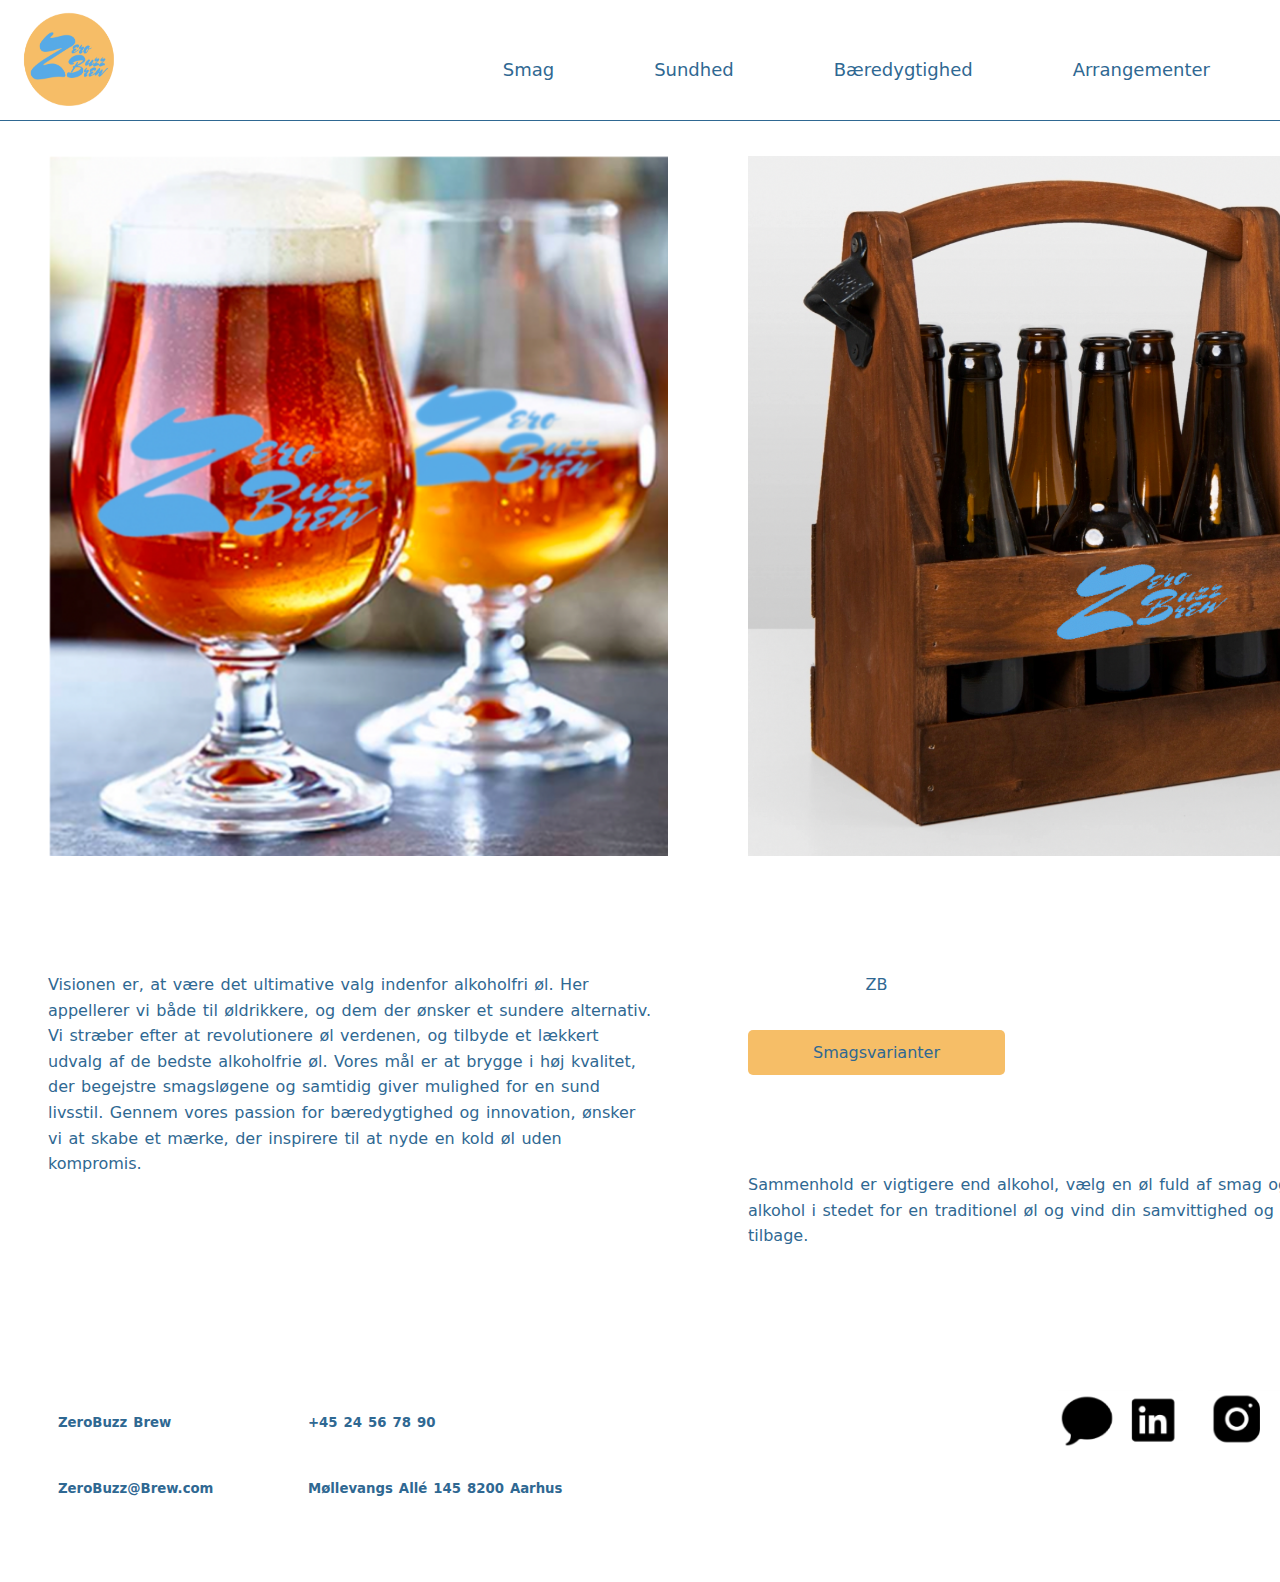
<file: index.html>
<!DOCTYPE html>
<html lang="da">
<head>
    <meta charset="UTF-8">
    <meta name="viewport" content="width=device-width, initial-scale=1.0">
    <title>ZeroBuzz Brew</title>
    <link rel="stylesheet" href="css/style.css">
</head>
<body>

<!-- Her er min navbar, hvor jeg har brugt semantiske tags for at lave den -->
    <header>
        <nav>
            <a href="index.html"><img class="logo" src="img/logo.png" alt="logo til ZeroBuzz Brew"></a>
        <ul>
            <li class="hideOnMobile"> <a href="smag.html">Smag </a>
                <ul class="submenu">
                    <li><a href="smag.html">Varianter</a></li>
                    <li><a href="#">Hvor kan de købes</a></li>
                    <li><a href="#">Opskrifter</a></li>
                </ul>
           </li>
            <li class="hideOnMobile"> <a href="sundhed.html">Sundhed</a>
                <ul class="submenu">
                    <li><a href="sundhed.html">Ingredienser</a></li>
                    <li><a href="#">Kcal</a></li>
                    <li><a href="#">Vitaminer</a></li>
                    <li><a href="#">Hydreringsegenskaber</a></li>
                    <li><a href="#">Dagen derpå</a></li>
                </ul>
            </li>
            <li class="hideOnMobile"> <a href="baeredygtighed.html">Bæredygtighed</a>
                <ul class="submenu">
                    <li><a href="#">Ansvarlighed</a></li>
                    <li><a href="#">Lokalt</a></li>
                    <li><a href="baeredygtighed.html">Produktion</a></li>
                    <li><a href="#">Emballage</a></li>
                </ul>
            </li>
            <li class="hideOnMobile"> <a href="#">Arrangementer</a>
                <ul class="submenu">
                    <li><a href="#">Events</a></li>
                    <li><a href="#">Sociale medier</a></li>
                    <li><a href="#">B2B</a></li>
                    <li><a href="#">Kontakt</a></li>
                </ul>
            </li>
           <li class="menu-button" onclick=showSidebar()><img src="img/burger.svg" height="35" width="35" alt="burgermenu navbar"></li>
        </ul>
    </nav>
    


<!-- Her er navbar til mobil -->
    <ul class="sidebar">
        <li onclick=hideSidebar()><img src="img/cross.svg" height="35" width="35" alt="luk burgermenu"></li>
        <li> <a href="#">Smag </a>
            <ul class="submenu">
                <li><a href="smag.html">Varianter</a></li>
                <li><a href="#">Hvor kan de købes</a></li>
                <li><a href="#">Opskrifter</a></li>
            </ul>
       </li>
        <li> <a href="#">Sundhed</a>
            <ul class="submenu">
                <li><a href="sundhed.html">Ingredienser</a></li>
                <li><a href="#">Kcal</a></li>
                <li><a href="#">Vitaminer</a></li>
                <li><a href="#">Hydreringsegenskaber</a></li>
                <li><a href="#">Dagen derpå</a></li>
            </ul>
        </li>
        <li> <a href="#">Bæredygtighed</a>
            <ul class="submenu">
                <li><a href="#">Ansvarlighed</a></li>
                <li><a href="#">Lokalt</a></li>
                <li><a href="baeredygtighed.html">Produktion</a></li>
                <li><a href="#">Emballage</a></li>
            </ul>
        </li>
        <li> <a href="#">Arrangementer</a>
            <ul class="submenu">
                <li><a href="#">Events</a></li>
                <li><a href="#">Sociale medier</a></li>
                <li><a href="#">B2B</a></li>
                <li><a href="#">Kontakt</a></li>
            </ul>
        </li>
    </ul>
    </header>


    <!-- Her er forsiden, med billedet først -->

    <section class="container-forside">
        <article class="item item-1-forside">
            <figure class="content-forside">
           <img class="img-kasse" src="img/glas-logo.png" alt="ølglas med logo">
            </figure>
        </article>
        <!-- Brødtekst -->
        <article class="item item-2-forside">
            <figure class="content-forside">
           <p>Visionen er, at være det ultimative valg indenfor alkoholfri øl. Her appellerer vi både til øldrikkere, og dem der ønsker et sundere alternativ. Vi stræber efter at revolutionere øl verdenen, og tilbyde et lækkert udvalg af de bedste alkoholfrie øl. Vores mål er at brygge i høj kvalitet, der begejstre smagsløgene og samtidig giver mulighed for en sund livsstil. Gennem vores passion for bæredygtighed og innovation, ønsker vi at skabe et mærke, der inspirere til at nyde en kold øl uden kompromis.</p>
            </figure>
        </article>
        <!-- Billede sat ind -->
        <article class="item item-3-forside">
            <figure class="content-forside">
           <img class="img-kasse" src="img/kasse-logo.png" alt="kasse med logo">
            </figure>
        </article>
        <!-- knap + ZB -->
        <article class="item item-4-forside">
            <figure class="content-forside">
           <p>ZB</p>
           <a href="smag.html"><p class="orange-button-forside">Smagsvarianter</p></a>
            </figure>
        </article>
        <!-- Kort tekst -->
        <article class="item item-5-forside">
            <figure class="content-forside">
           <p>Sammenhold er vigtigere end alkohol, vælg en øl fuld af smag og fri fra alkohol i stedet for en traditionel øl og vind din samvittighed og søndag tilbage.</p>
            </figure>
        </article>
    </section>


    <!-- Her er footer -->
    <footer>
        <section class="container-footer">
            <article class="item-footer item-1-footer">
                <h5>ZeroBuzz Brew</h5>
                <h5>ZeroBuzz@Brew.com</h5>
            </article>

            <article class="item-footer item-2-footer">
                <h5>+45 24 56 78 90</h5>
                <h5>Møllevangs Allé 145 8200 Aarhus</h5>
            </article>

            <article class="item-footer item-3-footer">
            <img src="img/icons-first.png" height="60" alt="ikoner til medier">
            </article>

            <article class="item-footer item-4-footer">
                <img src="img/icons-second.png" height="60" alt="ikoner til medier">
                </article>
        </section>
    </footer>

    <script>
        function showSidebar(){
            const sidebar = document.querySelector('.sidebar')
            sidebar.style.display = 'flex'
        }
        function hideSidebar(){
            const sidebar = document.querySelector('.sidebar')
            sidebar.style.display = 'none'
        }

    </script>

</body>
</html>
</file>
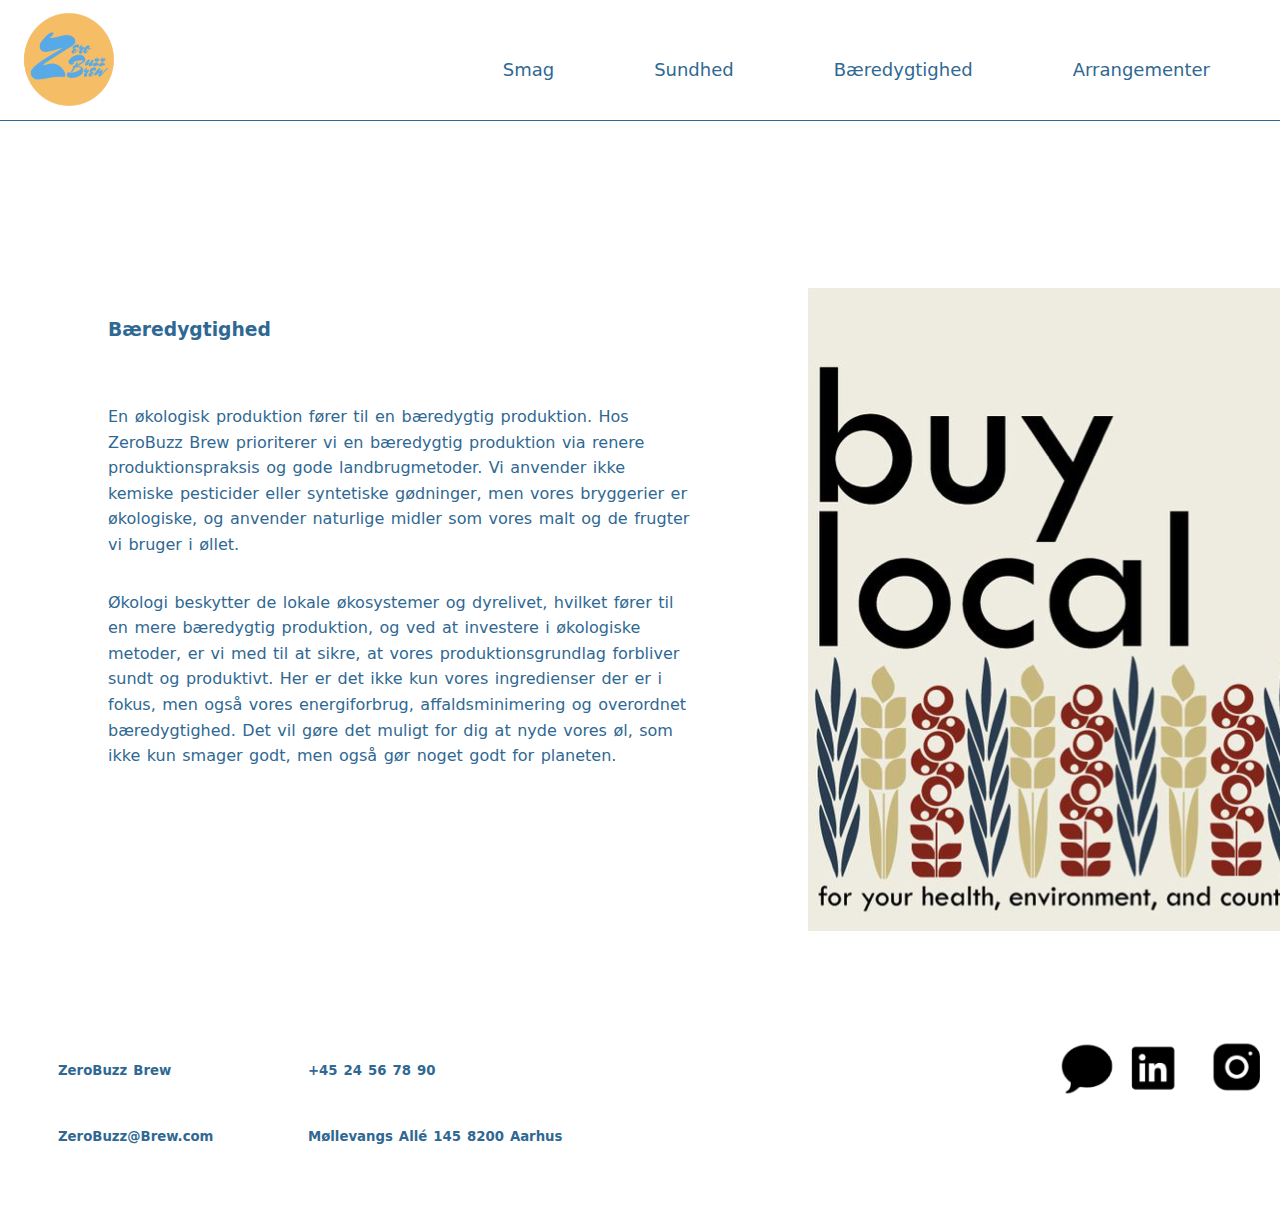
<file: baeredygtighed.html>
<!DOCTYPE html>
<html lang="da">
<head>
    <meta charset="UTF-8">
    <meta name="viewport" content="width=device-width, initial-scale=1.0">
    <title>Baeredygtighed</title>
    <link rel="stylesheet" href="css/style.css">
    <link rel="stylesheet" href="css/baeredygtighed.css">
</head>
<body>

    <!-- Her er min navbar, hvor jeg har brugt semantiske tags for at lave den -->
    <header>
        <nav>
            <a href="index.html"><img class="logo" src="img/logo.png" alt=""></a>
        <ul>
            <li class="hideOnMobile"> <a href="smag.html">Smag </a>
                <ul class="submenu">
                    <li><a href="smag.html">Varianter</a></li>
                    <li><a href="#">Hvor kan de købes</a></li>
                    <li><a href="#">Opskrifter</a></li>
                </ul>
           </li>
            <li class="hideOnMobile"> <a href="sundhed.html">Sundhed</a>
                <ul class="submenu">
                    <li><a href="sundhed.html">Ingredienser</a></li>
                    <li><a href="#">Kcal</a></li>
                    <li><a href="#">Vitaminer</a></li>
                    <li><a href="#">Hydreringsegenskaber</a></li>
                    <li><a href="#">Dagen derpå</a></li>
                </ul>
            </li>
            <li class="hideOnMobile"> <a href="baeredygtighed.html">Bæredygtighed</a>
                <ul class="submenu">
                    <li><a href="#">Ansvarlighed</a></li>
                    <li><a href="#">Lokalt</a></li>
                    <li><a href="baeredygtighed.html">Produktion</a></li>
                    <li><a href="#">Emballage</a></li>
                </ul>
            </li>
            <li class="hideOnMobile"> <a href="#">Arrangementer</a>
                <ul class="submenu">
                    <li><a href="#">Events</a></li>
                    <li><a href="#">Sociale medier</a></li>
                    <li><a href="#">B2B</a></li>
                    <li><a href="#">Kontakt</a></li>
                </ul>
            </li>
           <li class="menu-button" onclick=showSidebar()><img src="img/burger.svg" height="35" width="35" alt="burgermenu navbar"></li>
        </ul>
    </nav>
    


<!-- Her er navbar til mobil -->
    <ul class="sidebar">
        <li onclick=hideSidebar()><img src="img/cross.svg" height="35" width="35" alt="luk burgermenu"></li>
        <li> <a href="#">Smag </a>
            <ul class="submenu">
                <li><a href="smag.html">Varianter</a></li>
                <li><a href="#">Hvor kan de købes</a></li>
                <li><a href="#">Opskrifter</a></li>
            </ul>
       </li>
        <li> <a href="#">Sundhed</a>
            <ul class="submenu">
                <li><a href="sundhed.html">Ingredienser</a></li>
                <li><a href="#">Kcal</a></li>
                <li><a href="#">Vitaminer</a></li>
                <li><a href="#">Hydreringsegenskaber</a></li>
                <li><a href="#">Dagen derpå</a></li>
            </ul>
        </li>
        <li> <a href="#">Bæredygtighed</a>
            <ul class="submenu">
                <li><a href="#">Ansvarlighed</a></li>
                <li><a href="#">Lokalt</a></li>
                <li><a href="baeredygtighed.html">Produktion</a></li>
                <li><a href="#">Emballage</a></li>
            </ul>
        </li>
        <li> <a href="#">Arrangementer</a>
            <ul class="submenu">
                <li><a href="#">Events</a></li>
                <li><a href="#">Sociale medier</a></li>
                <li><a href="#">B2B</a></li>
                <li><a href="#">Kontakt</a></li>
            </ul>
        </li>
    </ul>
    </header>


<!-- Jeg sætter elementerne ind i sectioner og giver dem en class, for at kunne flytte rundt på dem med display grid -->
<!-- Her er overskriften -->
<section class="container">
    <article class="item item-1">
        <h3>Bæredygtighed</h3>
    </article>

    <!-- Her er brødteksten -->
    <article class="item item-2">
        <p>En økologisk produktion fører til en bæredygtig produktion. Hos ZeroBuzz Brew prioriterer vi en bæredygtig produktion via renere produktionspraksis og gode landbrugmetoder. Vi anvender ikke kemiske pesticider eller syntetiske gødninger, men vores bryggerier er økologiske, og anvender naturlige midler som vores malt og de frugter vi bruger i øllet.</p>
        <p>Økologi beskytter de lokale økosystemer og dyrelivet, hvilket fører til en mere bæredygtig produktion, og ved at investere i økologiske metoder, er vi med til at sikre, at vores produktionsgrundlag forbliver sundt og produktivt. Her er det ikke kun vores ingredienser der er i fokus, men også vores energiforbrug, affaldsminimering og overordnet bæredygtighed. Det vil gøre det muligt for dig at nyde vores øl, som ikke kun smager godt, men også gør noget godt for planeten.</p>
    </article>

    <!-- Her er billedet -->
    <article class="item item-3">
        <img src="img/buy-local.png" alt="Bæredygtighed">
    </article>
</section>

<!-- Her er footer -->
<footer>
    <section class="container-footer">
        <article class="item-footer item-1-footer">
            <h5>ZeroBuzz Brew</h5>
            <h5>ZeroBuzz@Brew.com</h5>
        </article>

        <article class="item-footer item-2-footer">
            <h5>+45 24 56 78 90</h5>
            <h5>Møllevangs Allé 145 8200 Aarhus</h5>
        </article>

        <article class="item-footer item-3-footer">
        <img src="img/icons-first.png" height="60" alt="ikoner til medier">
        </article>

        <article class="item-footer item-4-footer">
            <img src="img/icons-second.png" height="60" alt="ikoner til medier">
            </article>
    </section>
</footer>

<script>
    function showSidebar(){
        const sidebar = document.querySelector('.sidebar')
        sidebar.style.display = 'flex'
    }
    function hideSidebar(){
        const sidebar = document.querySelector('.sidebar')
        sidebar.style.display = 'none'
    }

</script>

</body>
</html>
</file>
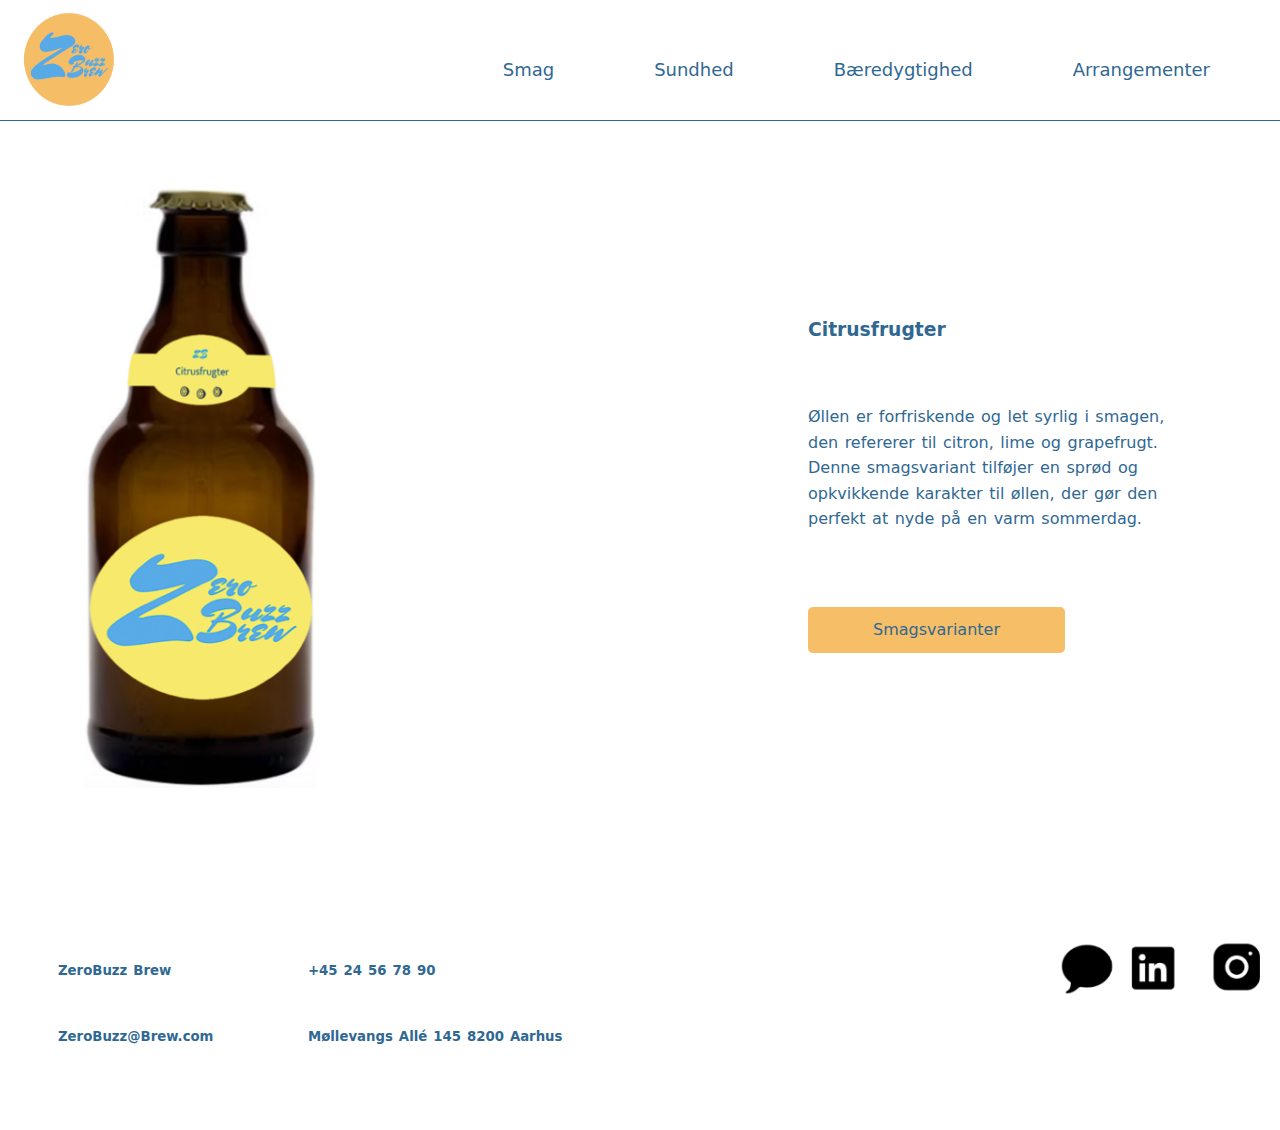
<file: citrusfrugter.html>
<!DOCTYPE html>
<html lang="da">
<head>
    <meta charset="UTF-8">
    <meta name="viewport" content="width=device-width, initial-scale=1.0">
    <title>Smagsvariant citrusfrugter</title>
    <link rel="stylesheet" href="css/style.css">
    <link rel="stylesheet" href="css/varianter.css">
</head>
<body>

    
<!-- Her er min navbar, hvor jeg har brugt semantiske tags for at lave den -->
<header>
    <nav>
        <a href="index.html"><img class="logo" src="img/logo.png" alt=""></a>
    <ul>
        <li class="hideOnMobile"> <a href="smag.html">Smag </a>
            <ul class="submenu">
                <li><a href="smag.html">Varianter</a></li>
                <li><a href="#">Hvor kan de købes</a></li>
                <li><a href="#">Opskrifter</a></li>
            </ul>
       </li>
        <li class="hideOnMobile"> <a href="sundhed.html">Sundhed</a>
            <ul class="submenu">
                <li><a href="sundhed.html">Ingredienser</a></li>
                <li><a href="#">Kcal</a></li>
                <li><a href="#">Vitaminer</a></li>
                <li><a href="#">Hydreringsegenskaber</a></li>
                <li><a href="#">Dagen derpå</a></li>
            </ul>
        </li>
        <li class="hideOnMobile"> <a href="baeredygtighed.html">Bæredygtighed</a>
            <ul class="submenu">
                <li><a href="#">Ansvarlighed</a></li>
                <li><a href="#">Lokalt</a></li>
                <li><a href="baeredygtighed.html">Produktion</a></li>
                <li><a href="#">Emballage</a></li>
            </ul>
        </li>
        <li class="hideOnMobile"> <a href="#">Arrangementer</a>
            <ul class="submenu">
                <li><a href="#">Events</a></li>
                <li><a href="#">Sociale medier</a></li>
                <li><a href="#">B2B</a></li>
                <li><a href="#">Kontakt</a></li>
            </ul>
        </li>
       <li class="menu-button" onclick=showSidebar()><img src="img/burger.svg" height="35" width="35" alt="burgermenu navbar"></li>
    </ul>
</nav>



<!-- Her er navbar til mobil -->
<ul class="sidebar">
    <li onclick=hideSidebar()><img src="img/cross.svg" height="35" width="35" alt="luk burgermenu"></li>
    <li> <a href="#">Smag </a>
        <ul class="submenu">
            <li><a href="smag.html">Varianter</a></li>
            <li><a href="#">Hvor kan de købes</a></li>
            <li><a href="#">Opskrifter</a></li>
        </ul>
   </li>
    <li> <a href="#">Sundhed</a>
        <ul class="submenu">
            <li><a href="sundhed.html">Ingredienser</a></li>
            <li><a href="#">Kcal</a></li>
            <li><a href="#">Vitaminer</a></li>
            <li><a href="#">Hydreringsegenskaber</a></li>
            <li><a href="#">Dagen derpå</a></li>
        </ul>
    </li>
    <li> <a href="#">Bæredygtighed</a>
        <ul class="submenu">
            <li><a href="#">Ansvarlighed</a></li>
            <li><a href="#">Lokalt</a></li>
            <li><a href="baeredygtighed.html">Produktion</a></li>
            <li><a href="#">Emballage</a></li>
        </ul>
    </li>
    <li> <a href="#">Arrangementer</a>
        <ul class="submenu">
            <li><a href="#">Events</a></li>
            <li><a href="#">Sociale medier</a></li>
            <li><a href="#">B2B</a></li>
            <li><a href="#">Kontakt</a></li>
        </ul>
    </li>
</ul>
</header>


<!-- Her har jeg sat billede ind til variant -->
<section class="container">
    <article class="item item-1">
        <img src="img/citrusfrugter.png" height="600" alt="Citrusfrugter">
    </article>

    <!-- Her er overskriften -->
    <article class="item item-2">
        <h3>Citrusfrugter</h3>
    </article>
    
    <!-- Kort tekst om variant -->
    <article class="item item-3">
        <p>Øllen er forfriskende og let syrlig i smagen, den refererer til citron, lime og grapefrugt. Denne smagsvariant tilføjer en sprød og opkvikkende karakter til øllen, der gør den perfekt at nyde på en varm sommerdag.</p>
    </article>
    
    <!-- Knap så man kan komme tilbage til alle varianter -->
    <article class="item item-4">
        <a href="smag.html"><p class="orange-button">Smagsvarianter</p></a>
    </article>
</section>

<!-- Her er footer -->
<footer>
    <section class="container-footer">
        <article class="item-footer item-1-footer">
            <h5>ZeroBuzz Brew</h5>
            <h5>ZeroBuzz@Brew.com</h5>
        </article>

        <article class="item-footer item-2-footer">
            <h5>+45 24 56 78 90</h5>
            <h5>Møllevangs Allé 145 8200 Aarhus</h5>
        </article>

        <article class="item-footer item-3-footer">
        <img src="img/icons-first.png" height="60" alt="ikoner til medier">
        </article>

        <article class="item-footer item-4-footer">
            <img src="img/icons-second.png" height="60" alt="ikoner til medier">
            </article>
    </section>
</footer>

<script>
    function showSidebar(){
        const sidebar = document.querySelector('.sidebar')
        sidebar.style.display = 'flex'
    }
    function hideSidebar(){
        const sidebar = document.querySelector('.sidebar')
        sidebar.style.display = 'none'
    }

</script>
        
</body>
</html>
</file>
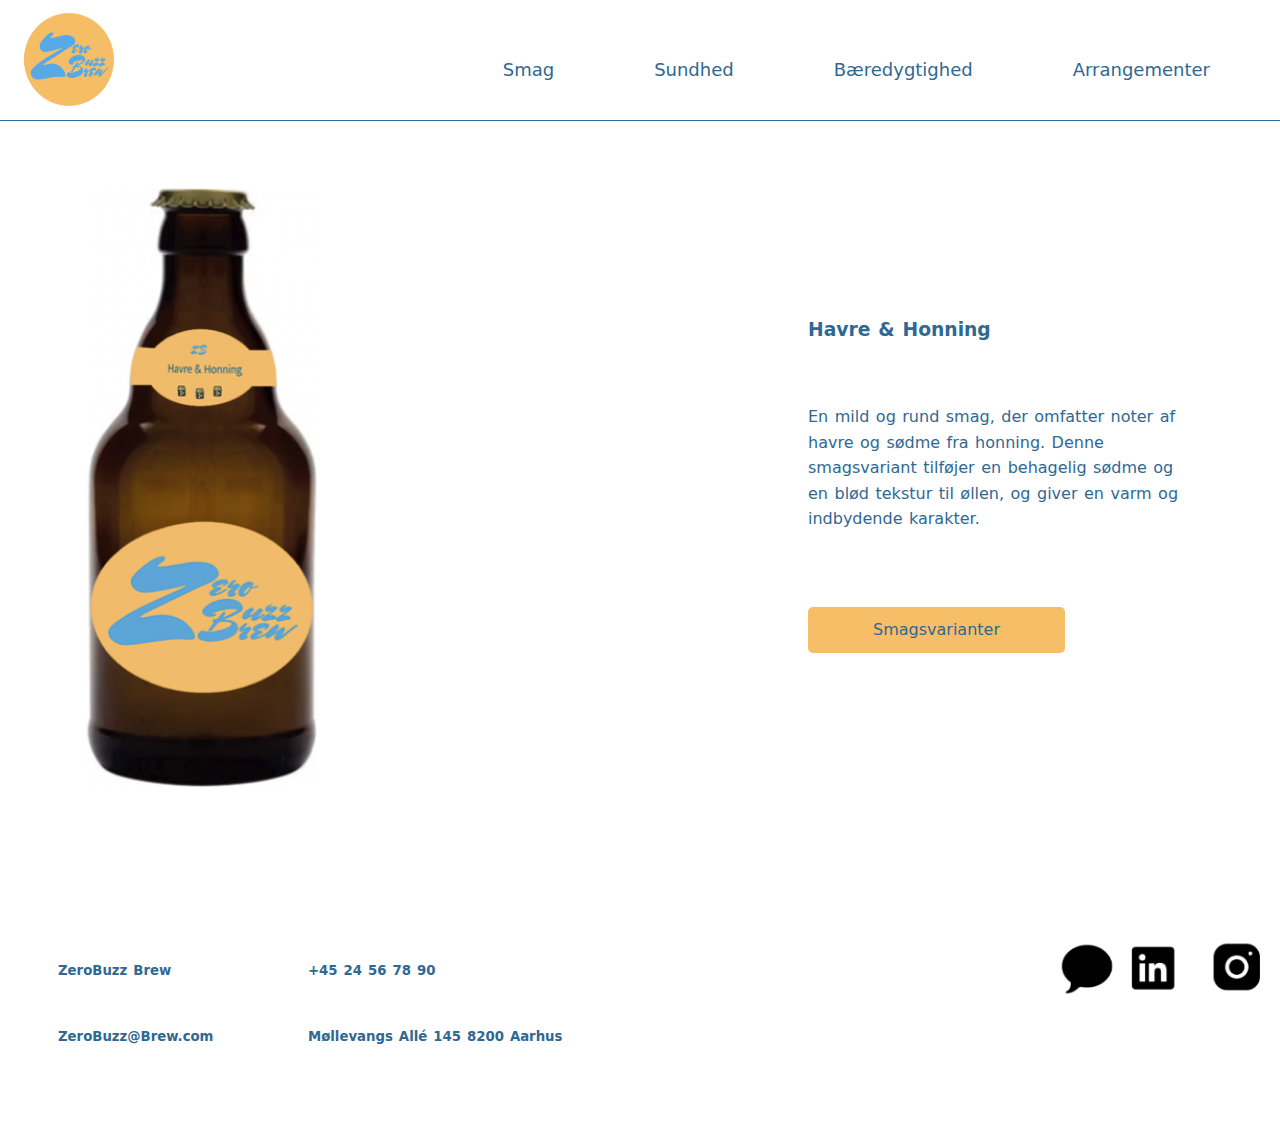
<file: havre-honning.html>
<!DOCTYPE html>
<html lang="da">
<head>
    <meta charset="UTF-8">
    <meta name="viewport" content="width=device-width, initial-scale=1.0">
    <title>Smagsvariant hanvre & honning</title>
    <link rel="stylesheet" href="css/style.css">
    <link rel="stylesheet" href="css/varianter.css">
</head>
<body>

<!-- Her er min navbar, hvor jeg har brugt semantiske tags for at lave den -->
<header>
    <nav>
        <a href="index.html"><img class="logo" src="img/logo.png" alt=""></a>
    <ul>
        <li class="hideOnMobile"> <a href="smag.html">Smag </a>
            <ul class="submenu">
                <li><a href="smag.html">Varianter</a></li>
                <li><a href="#">Hvor kan de købes</a></li>
                <li><a href="#">Opskrifter</a></li>
            </ul>
       </li>
        <li class="hideOnMobile"> <a href="sundhed.html">Sundhed</a>
            <ul class="submenu">
                <li><a href="sundhed.html">Ingredienser</a></li>
                <li><a href="#">Kcal</a></li>
                <li><a href="#">Vitaminer</a></li>
                <li><a href="#">Hydreringsegenskaber</a></li>
                <li><a href="#">Dagen derpå</a></li>
            </ul>
        </li>
        <li class="hideOnMobile"> <a href="baeredygtighed.html">Bæredygtighed</a>
            <ul class="submenu">
                <li><a href="#">Ansvarlighed</a></li>
                <li><a href="#">Lokalt</a></li>
                <li><a href="baeredygtighed.html">Produktion</a></li>
                <li><a href="#">Emballage</a></li>
            </ul>
        </li>
        <li class="hideOnMobile"> <a href="#">Arrangementer</a>
            <ul class="submenu">
                <li><a href="#">Events</a></li>
                <li><a href="#">Sociale medier</a></li>
                <li><a href="#">B2B</a></li>
                <li><a href="#">Kontakt</a></li>
            </ul>
        </li>
       <li class="menu-button" onclick=showSidebar()><img src="img/burger.svg" height="35" width="35" alt="burgermenu navbar"></li>
    </ul>
</nav>



<!-- Her er navbar til mobil -->
<ul class="sidebar">
    <li onclick=hideSidebar()><img src="img/cross.svg" height="35" width="35" alt="luk burgermenu"></li>
    <li> <a href="#">Smag </a>
        <ul class="submenu">
            <li><a href="smag.html">Varianter</a></li>
            <li><a href="#">Hvor kan de købes</a></li>
            <li><a href="#">Opskrifter</a></li>
        </ul>
   </li>
    <li> <a href="#">Sundhed</a>
        <ul class="submenu">
            <li><a href="sundhed.html">Ingredienser</a></li>
            <li><a href="#">Kcal</a></li>
            <li><a href="#">Vitaminer</a></li>
            <li><a href="#">Hydreringsegenskaber</a></li>
            <li><a href="#">Dagen derpå</a></li>
        </ul>
    </li>
    <li> <a href="#">Bæredygtighed</a>
        <ul class="submenu">
            <li><a href="#">Ansvarlighed</a></li>
            <li><a href="#">Lokalt</a></li>
            <li><a href="baeredygtighed.html">Produktion</a></li>
            <li><a href="#">Emballage</a></li>
        </ul>
    </li>
    <li> <a href="#">Arrangementer</a>
        <ul class="submenu">
            <li><a href="#">Events</a></li>
            <li><a href="#">Sociale medier</a></li>
            <li><a href="#">B2B</a></li>
            <li><a href="#">Kontakt</a></li>
        </ul>
    </li>
</ul>
</header>


<!-- Her har jeg sat billede ind til variant -->
<section class="container">
    <article class="item item-1">
        <img src="img/havre-honning.png" height="600" alt="Havre & Honning">
    </article>

    <!-- Her er overskriften -->
    <article class="item item-2">
        <h3>Havre & Honning</h3>
    </article>
    
    <!-- Kort tekst om variant -->
    <article class="item item-3">
        <p>En mild og rund smag, der omfatter noter af havre og sødme fra honning. Denne smagsvariant tilføjer en behagelig sødme og en blød tekstur til øllen, og giver en varm og indbydende karakter.</p>
    </article>
    
    <!-- Knap så man kan komme tilbage til alle varianter -->
    <article class="item item-4">
        <a href="smag.html"><p class="orange-button">Smagsvarianter</p></a>
    </article>
</section>

<!-- Her er footer -->
<footer>
    <section class="container-footer">
        <article class="item-footer item-1-footer">
            <h5>ZeroBuzz Brew</h5>
            <h5>ZeroBuzz@Brew.com</h5>
        </article>

        <article class="item-footer item-2-footer">
            <h5>+45 24 56 78 90</h5>
            <h5>Møllevangs Allé 145 8200 Aarhus</h5>
        </article>

        <article class="item-footer item-3-footer">
        <img src="img/icons-first.png" height="60" alt="ikoner til medier">
        </article>

        <article class="item-footer item-4-footer">
            <img src="img/icons-second.png" height="60" alt="ikoner til medier">
            </article>
    </section>
</footer>

<script>
    function showSidebar(){
        const sidebar = document.querySelector('.sidebar')
        sidebar.style.display = 'flex'
    }
    function hideSidebar(){
        const sidebar = document.querySelector('.sidebar')
        sidebar.style.display = 'none'
    }

</script>
        
</body>
</html>
</file>
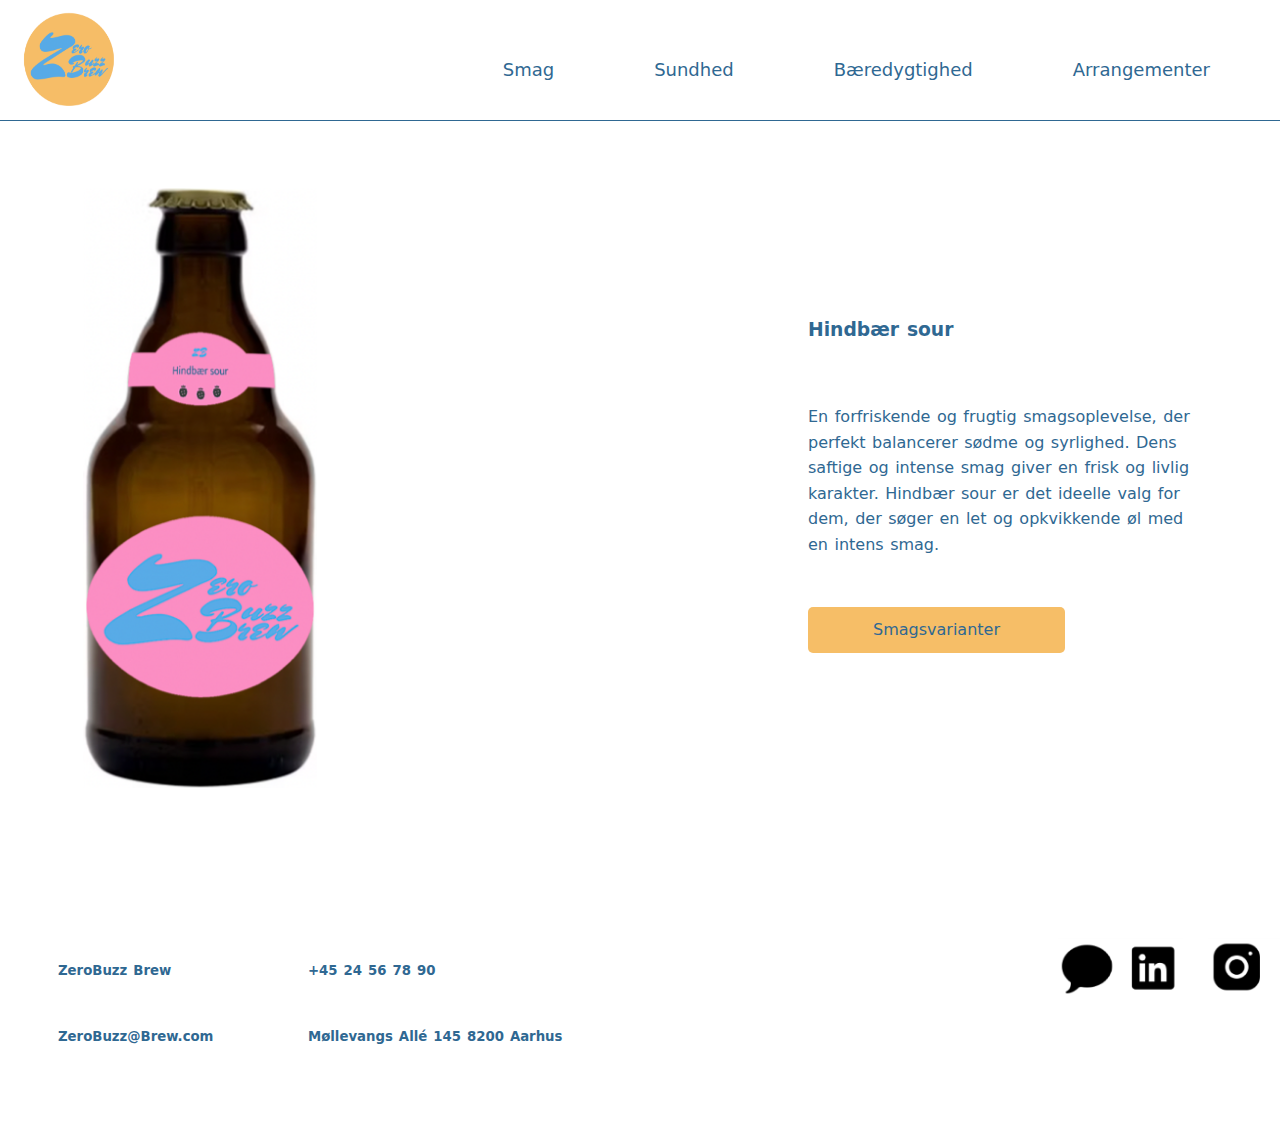
<file: hindbær-sour.html>
<!DOCTYPE html>
<html lang="da">
<head>
    <meta charset="UTF-8">
    <meta name="viewport" content="width=device-width, initial-scale=1.0">
    <title>Smagsvariant hindbær sour</title>
    <link rel="stylesheet" href="css/style.css">
    <link rel="stylesheet" href="css/varianter.css">
</head>
<body>

<!-- Her er min navbar, hvor jeg har brugt semantiske tags for at lave den -->
<header>
    <nav>
        <a href="index.html"><img class="logo" src="img/logo.png" alt=""></a>
    <ul>
        <li class="hideOnMobile"> <a href="smag.html">Smag </a>
            <ul class="submenu">
                <li><a href="smag.html">Varianter</a></li>
                <li><a href="#">Hvor kan de købes</a></li>
                <li><a href="#">Opskrifter</a></li>
            </ul>
       </li>
        <li class="hideOnMobile"> <a href="sundhed.html">Sundhed</a>
            <ul class="submenu">
                <li><a href="sundhed.html">Ingredienser</a></li>
                <li><a href="#">Kcal</a></li>
                <li><a href="#">Vitaminer</a></li>
                <li><a href="#">Hydreringsegenskaber</a></li>
                <li><a href="#">Dagen derpå</a></li>
            </ul>
        </li>
        <li class="hideOnMobile"> <a href="baeredygtighed.html">Bæredygtighed</a>
            <ul class="submenu">
                <li><a href="#">Ansvarlighed</a></li>
                <li><a href="#">Lokalt</a></li>
                <li><a href="baeredygtighed.html">Produktion</a></li>
                <li><a href="#">Emballage</a></li>
            </ul>
        </li>
        <li class="hideOnMobile"> <a href="#">Arrangementer</a>
            <ul class="submenu">
                <li><a href="#">Events</a></li>
                <li><a href="#">Sociale medier</a></li>
                <li><a href="#">B2B</a></li>
                <li><a href="#">Kontakt</a></li>
            </ul>
        </li>
       <li class="menu-button" onclick=showSidebar()><img src="img/burger.svg" height="35" width="35" alt="burgermenu navbar"></li>
    </ul>
</nav>



<!-- Her er navbar til mobil -->
<ul class="sidebar">
    <li onclick=hideSidebar()><img src="img/cross.svg" height="35" width="35" alt="luk burgermenu"></li>
    <li> <a href="#">Smag </a>
        <ul class="submenu">
            <li><a href="smag.html">Varianter</a></li>
            <li><a href="#">Hvor kan de købes</a></li>
            <li><a href="#">Opskrifter</a></li>
        </ul>
   </li>
    <li> <a href="#">Sundhed</a>
        <ul class="submenu">
            <li><a href="sundhed.html">Ingredienser</a></li>
            <li><a href="#">Kcal</a></li>
            <li><a href="#">Vitaminer</a></li>
            <li><a href="#">Hydreringsegenskaber</a></li>
            <li><a href="#">Dagen derpå</a></li>
        </ul>
    </li>
    <li> <a href="#">Bæredygtighed</a>
        <ul class="submenu">
            <li><a href="#">Ansvarlighed</a></li>
            <li><a href="#">Lokalt</a></li>
            <li><a href="baeredygtighed.html">Produktion</a></li>
            <li><a href="#">Emballage</a></li>
        </ul>
    </li>
    <li> <a href="#">Arrangementer</a>
        <ul class="submenu">
            <li><a href="#">Events</a></li>
            <li><a href="#">Sociale medier</a></li>
            <li><a href="#">B2B</a></li>
            <li><a href="#">Kontakt</a></li>
        </ul>
    </li>
</ul>
</header>


<!-- Her har jeg sat billede ind til variant -->
<section class="container">
    <article class="item item-1">
        <img src="img/hindbær-sour.png" height="600" alt="Hindbær sour">
    </article>

    <!-- Her er overskriften -->
    <article class="item item-2">
        <h3>Hindbær sour</h3>
    </article>
    
    <!-- Kort tekst om variant -->
    <article class="item item-3">
        <p>En forfriskende og frugtig smagsoplevelse, der perfekt balancerer sødme og syrlighed. Dens saftige og intense smag giver en frisk og livlig karakter. Hindbær sour er det ideelle valg for dem, der søger en let og opkvikkende øl med en intens smag.</p>
    </article>
    
    <!-- Knap så man kan komme tilbage til alle varianter -->
    <article class="item item-4">
        <a href="smag.html"><p class="orange-button">Smagsvarianter</p></a>
    </article>
</section>

<!-- Her er footer -->
<footer>
    <section class="container-footer">
        <article class="item-footer item-1-footer">
            <h5>ZeroBuzz Brew</h5>
            <h5>ZeroBuzz@Brew.com</h5>
        </article>

        <article class="item-footer item-2-footer">
            <h5>+45 24 56 78 90</h5>
            <h5>Møllevangs Allé 145 8200 Aarhus</h5>
        </article>

        <article class="item-footer item-3-footer">
        <img src="img/icons-first.png" height="60" alt="ikoner til medier">
        </article>

        <article class="item-footer item-4-footer">
            <img src="img/icons-second.png" height="60" alt="ikoner til medier">
            </article>
    </section>
</footer>

<script>
    function showSidebar(){
        const sidebar = document.querySelector('.sidebar')
        sidebar.style.display = 'flex'
    }
    function hideSidebar(){
        const sidebar = document.querySelector('.sidebar')
        sidebar.style.display = 'none'
    }

</script>
        
</body>
</html>
</file>
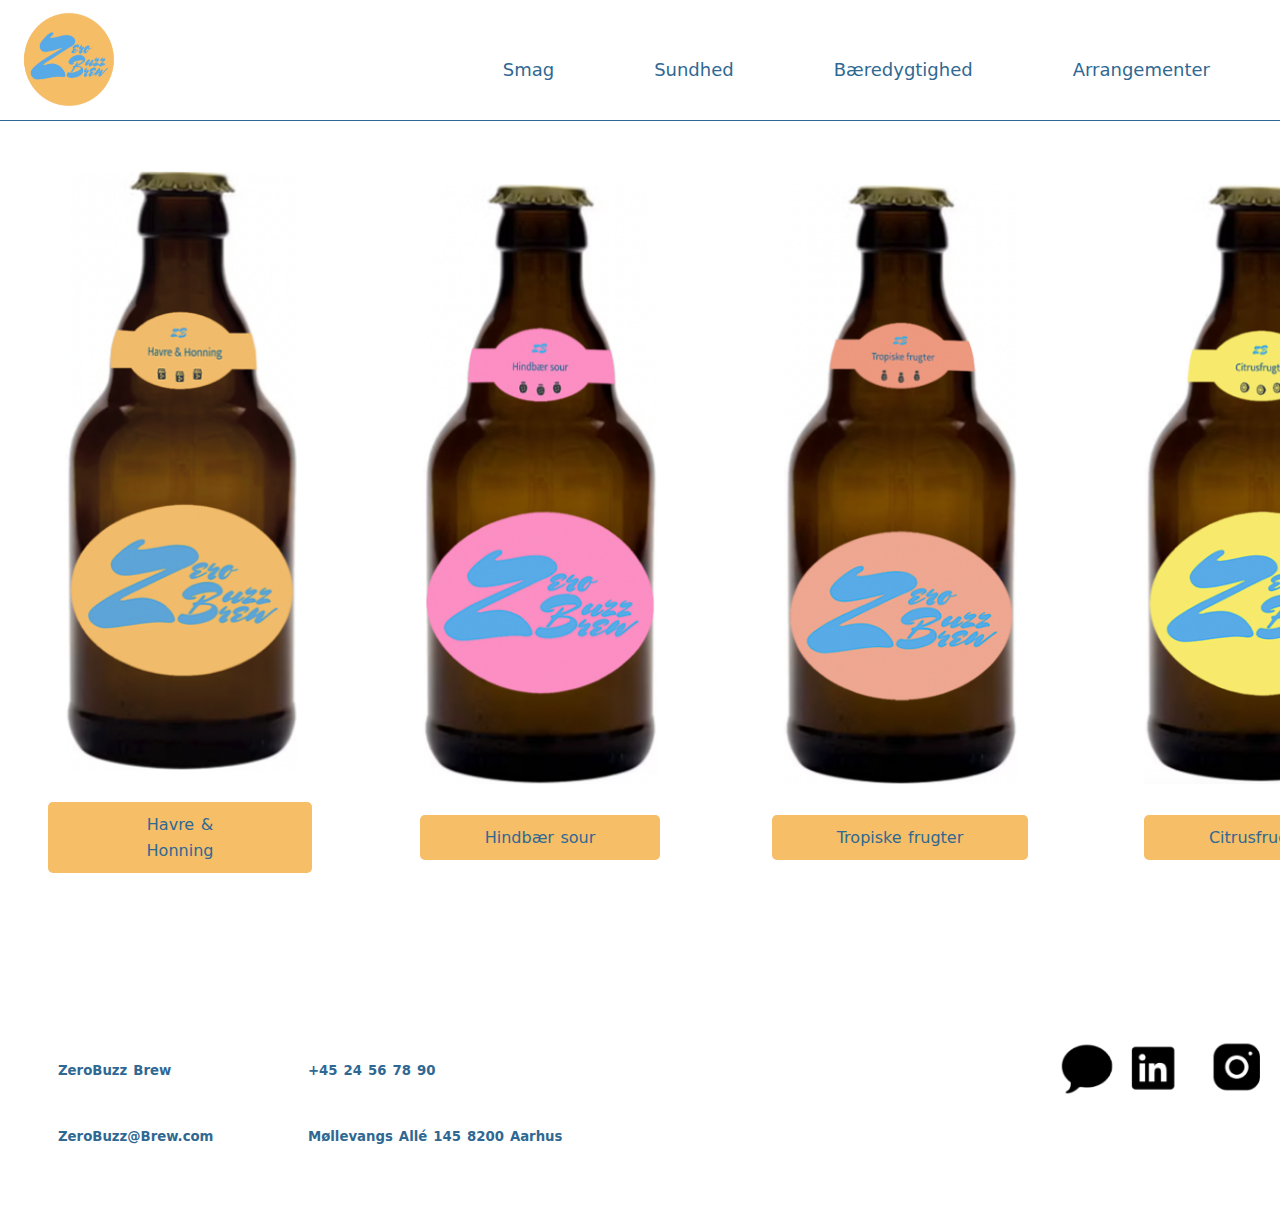
<file: smag.html>
<!DOCTYPE html>
<html lang="da">
<head>
    <meta charset="UTF-8">
    <meta name="viewport" content="width=device-width, initial-scale=1.0">
    <title>Smage</title>
    <link rel="stylesheet" href="css/style.css">
    <link rel="stylesheet" href="css/smag.css">
</head>
<body>
   
    

<!-- Her er min navbar, hvor jeg har brugt semantiske tags for at lave den -->
<header>
    <nav>
        <a href="index.html"><img class="logo" src="img/logo.png" alt=""></a>
    <ul>
        <li class="hideOnMobile"> <a href="smag.html">Smag </a>
            <ul class="submenu">
                <li><a href="smag.html">Varianter</a></li>
                <li><a href="#">Hvor kan de købes</a></li>
                <li><a href="#">Opskrifter</a></li>
            </ul>
       </li>
        <li class="hideOnMobile"> <a href="sundhed.html">Sundhed</a>
            <ul class="submenu">
                <li><a href="sundhed.html">Ingredienser</a></li>
                <li><a href="#">Kcal</a></li>
                <li><a href="#">Vitaminer</a></li>
                <li><a href="#">Hydreringsegenskaber</a></li>
                <li><a href="#">Dagen derpå</a></li>
            </ul>
        </li>
        <li class="hideOnMobile"> <a href="baeredygtighed.html">Bæredygtighed</a>
            <ul class="submenu">
                <li><a href="#">Ansvarlighed</a></li>
                <li><a href="#">Lokalt</a></li>
                <li><a href="baeredygtighed.html">Produktion</a></li>
                <li><a href="#">Emballage</a></li>
            </ul>
        </li>
        <li class="hideOnMobile"> <a href="#">Arrangementer</a>
            <ul class="submenu">
                <li><a href="#">Events</a></li>
                <li><a href="#">Sociale medier</a></li>
                <li><a href="#">B2B</a></li>
                <li><a href="#">Kontakt</a></li>
            </ul>
        </li>
       <li class="menu-button" onclick=showSidebar()><img src="img/burger.svg" height="35" width="35" alt="burgermenu navbar"></li>
    </ul>
</nav>



<!-- Her er navbar til mobil -->
<ul class="sidebar">
    <li onclick=hideSidebar()><img src="img/cross.svg" height="35" width="35" alt="luk burgermenu"></li>
    <li> <a href="#">Smag </a>
        <ul class="submenu">
            <li><a href="smag.html">Varianter</a></li>
            <li><a href="#">Hvor kan de købes</a></li>
            <li><a href="#">Opskrifter</a></li>
        </ul>
   </li>
    <li> <a href="#">Sundhed</a>
        <ul class="submenu">
            <li><a href="sundhed.html">Ingredienser</a></li>
            <li><a href="#">Kcal</a></li>
            <li><a href="#">Vitaminer</a></li>
            <li><a href="#">Hydreringsegenskaber</a></li>
            <li><a href="#">Dagen derpå</a></li>
        </ul>
    </li>
    <li> <a href="#">Bæredygtighed</a>
        <ul class="submenu">
            <li><a href="#">Ansvarlighed</a></li>
            <li><a href="#">Lokalt</a></li>
            <li><a href="baeredygtighed.html">Produktion</a></li>
            <li><a href="#">Emballage</a></li>
        </ul>
    </li>
    <li> <a href="#">Arrangementer</a>
        <ul class="submenu">
            <li><a href="#">Events</a></li>
            <li><a href="#">Sociale medier</a></li>
            <li><a href="#">B2B</a></li>
            <li><a href="#">Kontakt</a></li>
        </ul>
    </li>
</ul>
</header>


<!-- Her er smagsvarianterne sat ind i semantiske tags, så det kan styles med display grid -->
 <section class="container">
    <article class="item item-1">
        <figure class="content">
       <img src="img/havre-honning.png" height="600" alt="øl med smag af havre og honning">
       <a href="havre-honning.html"><p class="orange-button">Havre & Honning</p></a>
        </figure>
    </article>
    
    <article class="item item-2">
        <figure class="content">
        <img src="img/hindbær-sour.png" height="600" alt="øl med smag af hindbær sour">
        <a href="hindbær-sour.html"><p class="orange-button">Hindbær sour</p></a>
        </figure>
    </article>

    <article class="item item-3">
        <figure class="content">
        <img src="img/tropiskefrugter.png" height="600" alt="øl med smag af tropiske frugter">
        <a href="tropiske-frugter.html"><p class="orange-button">Tropiske frugter</p></a>
        </figure>
    </article>

    <article class="item item-4">
        <figure class="content">
        <img src="img/citrusfrugter.png" height="600" alt="øl med smag af citrusfrugter">
        <a href="citrusfrugter.html"> <p class="orange-button">Citrusfrugter</p></a>
        </figure>
    </article>
 </section>


 <!-- Her er footer -->
 <footer>
    <section class="container-footer">
        <article class="item-footer item-1-footer">
            <h5>ZeroBuzz Brew</h5>
            <h5>ZeroBuzz@Brew.com</h5>
        </article>

        <article class="item-footer item-2-footer">
            <h5>+45 24 56 78 90</h5>
            <h5>Møllevangs Allé 145 8200 Aarhus</h5>
        </article>

        <article class="item-footer item-3-footer">
        <img src="img/icons-first.png" height="60" alt="ikoner til medier">
        </article>

        <article class="item-footer item-4-footer">
            <img src="img/icons-second.png" height="60" alt="ikoner til medier">
            </article>
    </section>
</footer>

<script>
    function showSidebar(){
        const sidebar = document.querySelector('.sidebar')
        sidebar.style.display = 'flex'
    }
    function hideSidebar(){
        const sidebar = document.querySelector('.sidebar')
        sidebar.style.display = 'none'
    }

</script>

</body>
</html>
</file>
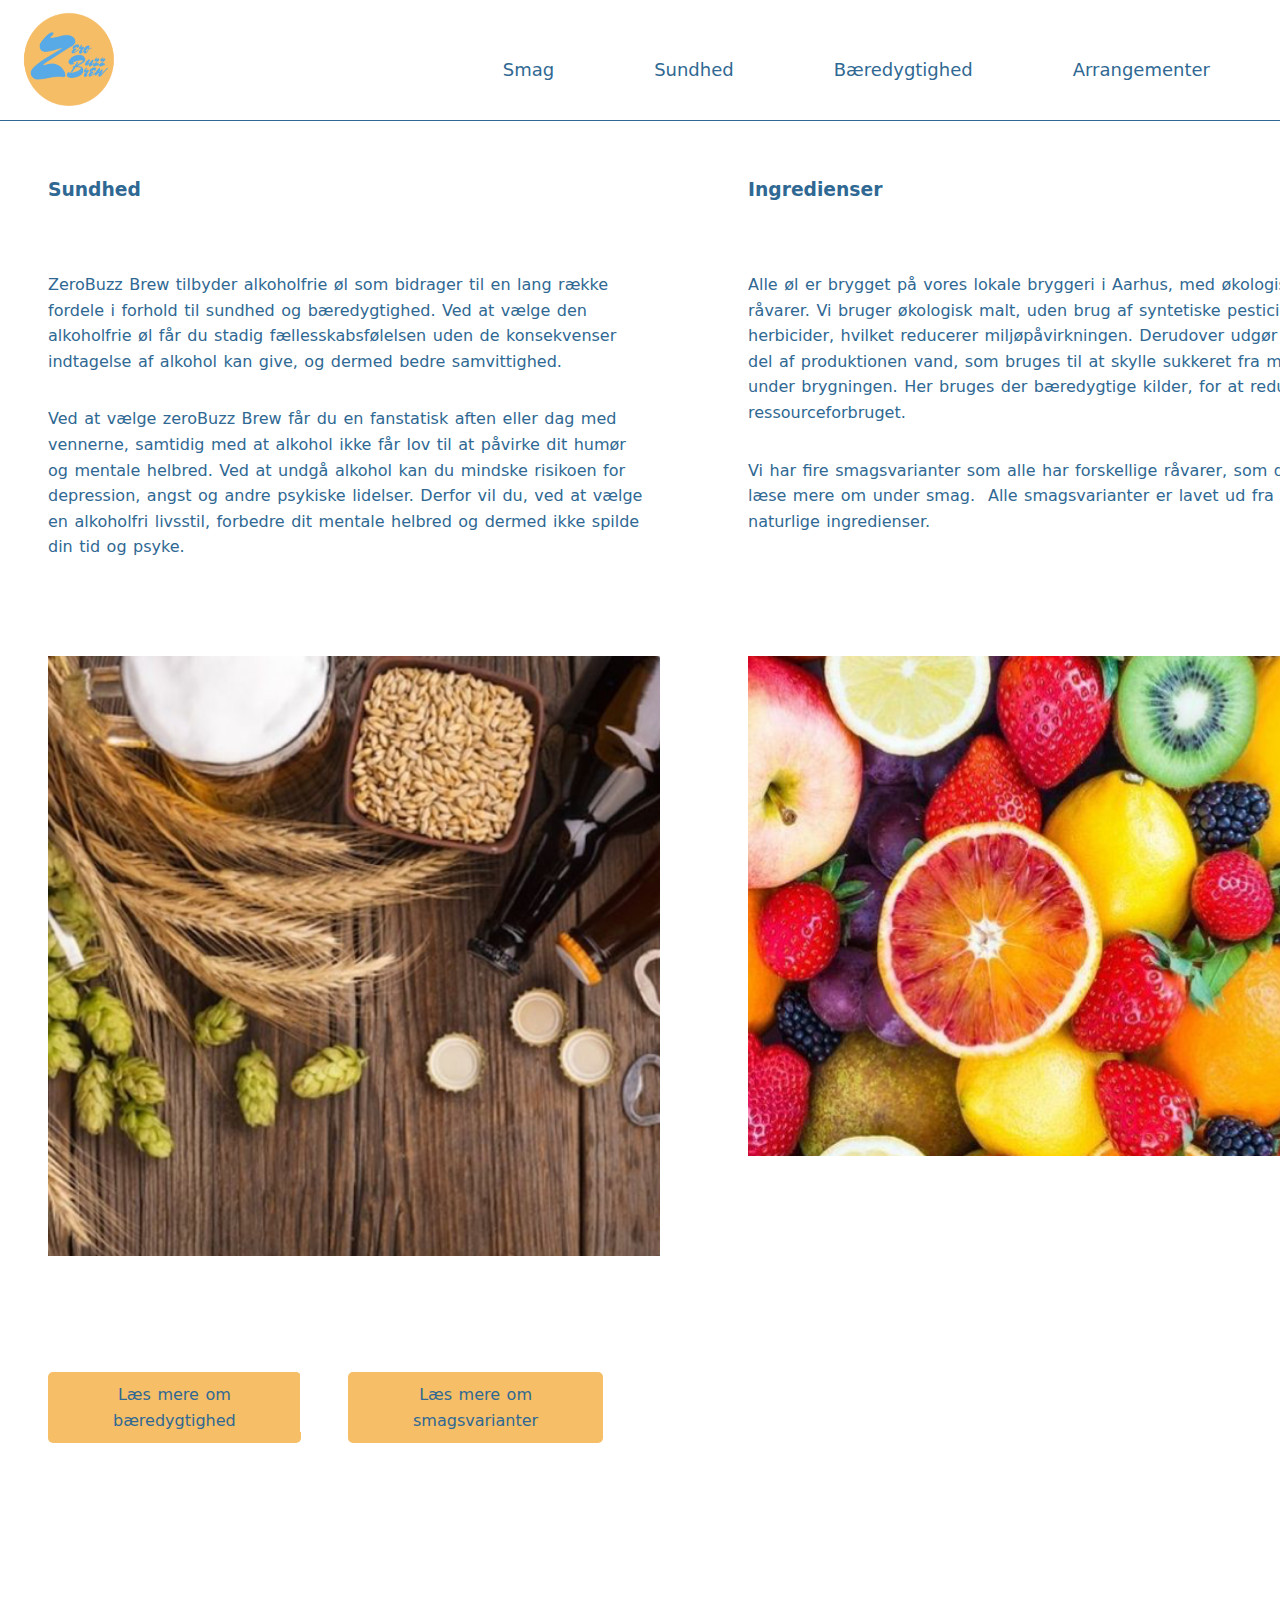
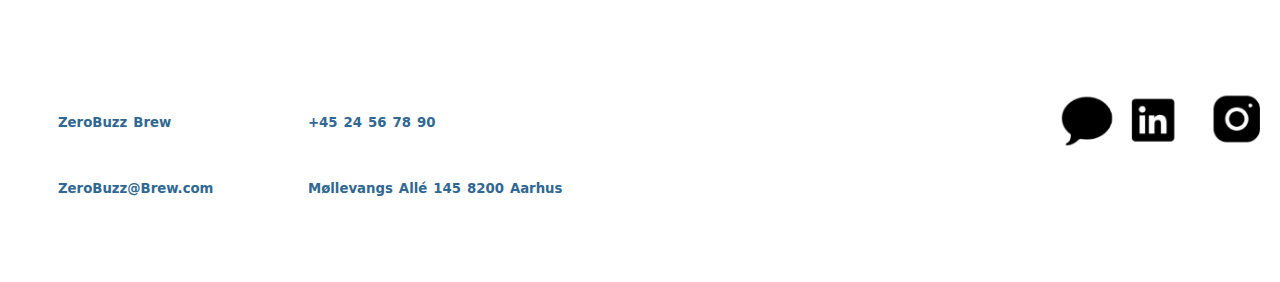
<file: sundhed.html>
<!DOCTYPE html>
<html lang="da">
<head>
    <meta charset="UTF-8">
    <meta name="viewport" content="width=device-width, initial-scale=1.0">
    <title>Sundhed</title>
    <link rel="stylesheet" href="css/style.css">
    <link rel="stylesheet" href="css/sundhed.css">
</head>
<body>


<!-- Her er min navbar, hvor jeg har brugt semantiske tags for at lave den -->
<header>
    <nav>
        <a href="index.html"><img class="logo" src="img/logo.png" alt=""></a>
    <ul>
        <li class="hideOnMobile"> <a href="smag.html">Smag </a>
            <ul class="submenu">
                <li><a href="smag.html">Varianter</a></li>
                <li><a href="#">Hvor kan de købes</a></li>
                <li><a href="#">Opskrifter</a></li>
            </ul>
       </li>
        <li class="hideOnMobile"> <a href="sundhed.html">Sundhed</a>
            <ul class="submenu">
                <li><a href="sundhed.html">Ingredienser</a></li>
                <li><a href="#">Kcal</a></li>
                <li><a href="#">Vitaminer</a></li>
                <li><a href="#">Hydreringsegenskaber</a></li>
                <li><a href="#">Dagen derpå</a></li>
            </ul>
        </li>
        <li class="hideOnMobile"> <a href="baeredygtighed.html">Bæredygtighed</a>
            <ul class="submenu">
                <li><a href="#">Ansvarlighed</a></li>
                <li><a href="#">Lokalt</a></li>
                <li><a href="baeredygtighed.html">Produktion</a></li>
                <li><a href="#">Emballage</a></li>
            </ul>
        </li>
        <li class="hideOnMobile"> <a href="#">Arrangementer</a>
            <ul class="submenu">
                <li><a href="#">Events</a></li>
                <li><a href="#">Sociale medier</a></li>
                <li><a href="#">B2B</a></li>
                <li><a href="#">Kontakt</a></li>
            </ul>
        </li>
        <li class="menu-button" onclick=showSidebar()><img src="img/burger.svg" height="35" width="35" alt="burgermenu navbar"></li>
    </ul>
</nav>



<!-- Her er navbar til mobil -->
<ul class="sidebar">
    <li onclick=hideSidebar()><img src="img/cross.svg" height="35" width="35" alt="luk burgermenu"></li>
    <li> <a href="#">Smag </a>
        <ul class="submenu">
            <li><a href="smag.html">Varianter</a></li>
            <li><a href="#">Hvor kan de købes</a></li>
            <li><a href="#">Opskrifter</a></li>
        </ul>
   </li>
    <li> <a href="#">Sundhed</a>
        <ul class="submenu">
            <li><a href="sundhed.html">Ingredienser</a></li>
            <li><a href="#">Kcal</a></li>
            <li><a href="#">Vitaminer</a></li>
            <li><a href="#">Hydreringsegenskaber</a></li>
            <li><a href="#">Dagen derpå</a></li>
        </ul>
    </li>
    <li> <a href="#">Bæredygtighed</a>
        <ul class="submenu">
            <li><a href="#">Ansvarlighed</a></li>
            <li><a href="#">Lokalt</a></li>
            <li><a href="baeredygtighed.html">Produktion</a></li>
            <li><a href="#">Emballage</a></li>
        </ul>
    </li>
    <li> <a href="#">Arrangementer</a>
        <ul class="submenu">
            <li><a href="#">Events</a></li>
            <li><a href="#">Sociale medier</a></li>
            <li><a href="#">B2B</a></li>
            <li><a href="#">Kontakt</a></li>
        </ul>
    </li>
</ul>
</header>

<!-- Her sætter jeg elementerne ind jeg vil have på min side sundhed -->
<!-- Overskrift h3 - sundhed -->
   <section class="container">
        <article class="item item-1">
            <figure class="content">
                <h3>Sundhed</h3>
            </figure>
        </article>
   <!-- Brødtekst -->
        <article class="item item-2">
            <figure class="content">
                <p>ZeroBuzz Brew tilbyder alkoholfrie øl som bidrager til en lang række fordele i forhold til sundhed og bæredygtighed. Ved at vælge den alkoholfrie øl får du stadig fællesskabsfølelsen uden de konsekvenser indtagelse af alkohol kan give, og dermed bedre samvittighed.</p>
                <p>Ved at vælge zeroBuzz Brew får du en fanstatisk aften eller dag med vennerne, samtidig med at alkohol ikke får lov til at påvirke dit humør og mentale helbred. Ved at undgå alkohol kan du mindske risikoen for depression, angst og andre psykiske lidelser. Derfor vil du, ved at vælge en alkoholfri livsstil, forbedre dit mentale helbred og dermed ikke spilde din tid og psyke.</p>
            </figure>
        </article>
    <!-- Billede indsat -->
        <article class="item item-3">
            <figure class="content">
                <img src="img/sundhed.png" height="600" alt="Sundhed i alkoholfri øl">
            </figure>
        </article>
    <!-- Ny overskrift h3 -->
        <article class="item item-4">
            <figure class="content">
                <h3>Ingredienser</h3>
            </figure>
        </article>
    <!-- Brødtekst -->
        <article class="item item-5">
            <figure class="content">
                <p>Alle øl er brygget på vores lokale bryggeri i Aarhus, med økologiske råvarer. Vi bruger økologisk malt, uden brug af syntetiske pesticider og herbicider, hvilket reducerer miljøpåvirkningen. Derudover udgør en stor del af produktionen vand, som bruges til at skylle sukkeret fra malten under brygningen. Her bruges der bæredygtige kilder, for at reducere ressourceforbruget.</p>
                <p>Vi har fire smagsvarianter som alle har forskellige råvarer, som du kan læse mere om under smag.  Alle smagsvarianter er lavet ud fra naturlige ingredienser.</p>
            </figure>
        </article>
  <!-- Billede indsat -->
        <article class="item item-6">
            <figure class="content">
                <img src="img/frugt.png" height="500" width="650" alt="Frugter til alkoholfri øl">
            </figure>
        </article>
        <!-- Orange knap indsat  -->
        <article class="item item-7">
            <figure class="content">
            <a href="baeredygtighed.html"><p class="orange-button">Læs mere om bæredygtighed</p></a>
            </figure>
        </article>

        <article class="item item-8">
            <figure class="content">
            <a href="smag.html"><p class="orange-button">Læs mere om smagsvarianter</p></a>
            </figure>
        </article>
    </section>

    <!-- Her er footer -->
    <footer>
        <section class="container-footer">
            <article class="item-footer item-1-footer">
                <h5>ZeroBuzz Brew</h5>
                <h5>ZeroBuzz@Brew.com</h5>
            </article>

            <article class="item-footer item-2-footer">
                <h5>+45 24 56 78 90</h5>
                <h5>Møllevangs Allé 145 8200 Aarhus</h5>
            </article>

            <article class="item-footer item-3-footer">
            <img src="img/icons-first.png" height="60" alt="ikoner til medier">
            </article>

            <article class="item-footer item-4-footer">
                <img src="img/icons-second.png" height="60" alt="ikoner til medier">
                </article>
        </section>
    </footer>
   
    <script>
        function showSidebar(){
            const sidebar = document.querySelector('.sidebar')
            sidebar.style.display = 'flex'
        }
        function hideSidebar(){
            const sidebar = document.querySelector('.sidebar')
            sidebar.style.display = 'none'
        }

    </script>
    
</body>
</html>
</file>
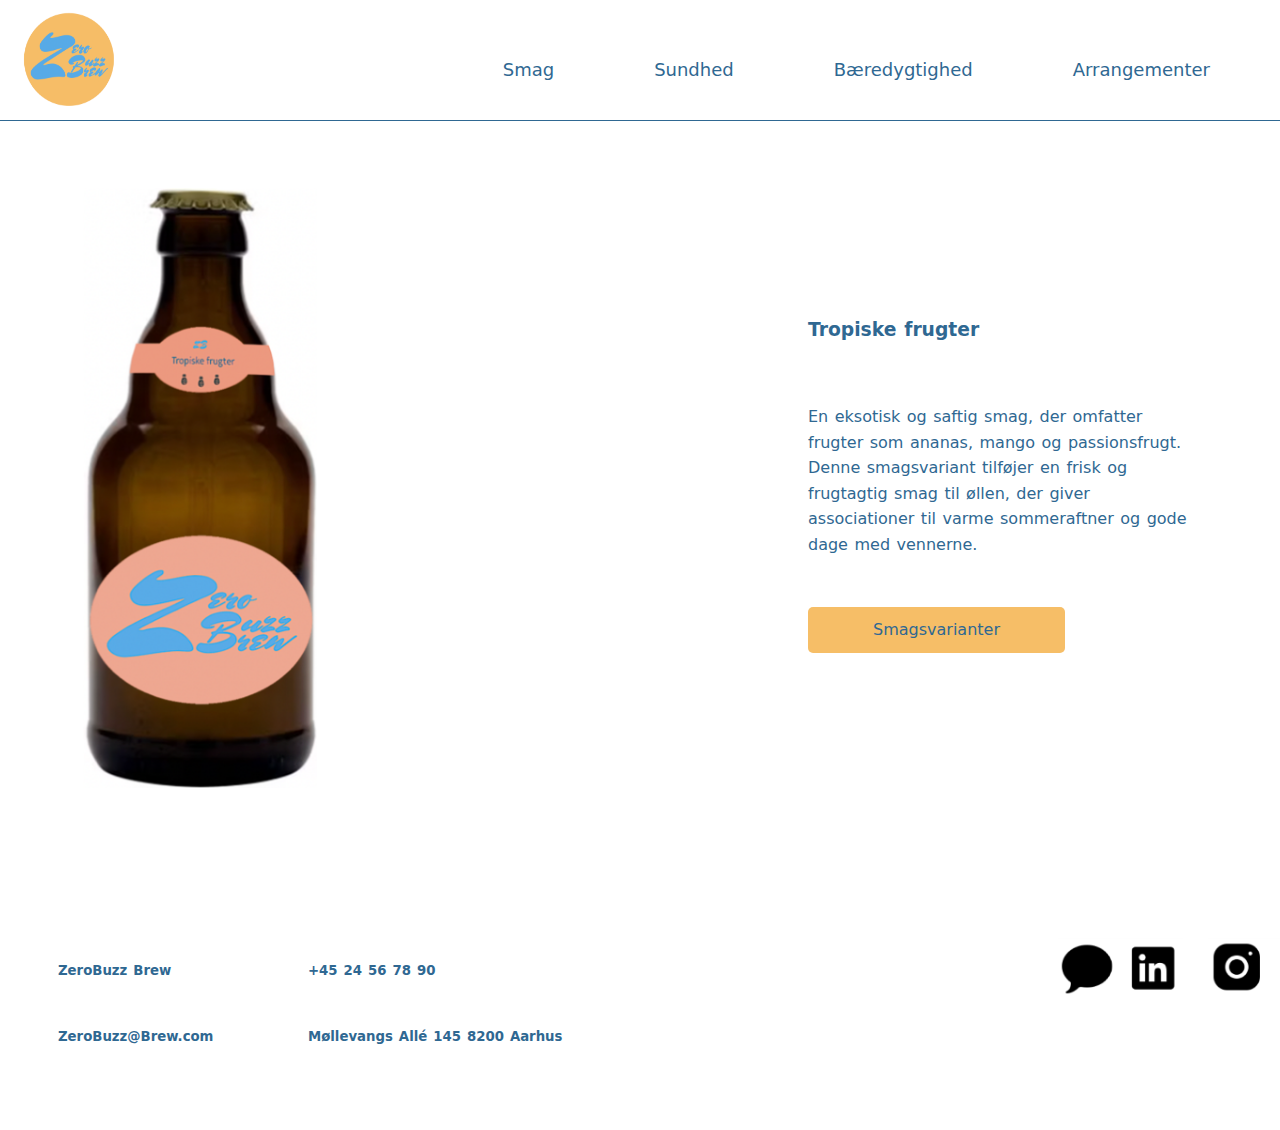
<file: tropiske-frugter.html>
<!DOCTYPE html>
<html lang="da">
<head>
    <meta charset="UTF-8">
    <meta name="viewport" content="width=device-width, initial-scale=1.0">
    <title>Smagsvariant tropiske frugter</title>
    <link rel="stylesheet" href="css/style.css">
    <link rel="stylesheet" href="css/varianter.css">
</head>
<body>

<!-- Her er min navbar, hvor jeg har brugt semantiske tags for at lave den -->
<header>
    <nav>
        <a href="index.html"><img class="logo" src="img/logo.png" alt="ZeroBuzz Brew logo"></a>
        <ul>
            <li class="hideOnMobile"> <a href="smag.html">Smag </a>
                <ul class="submenu">
                    <li><a href="smag.html">Varianter</a></li>
                    <li><a href="#">Hvor kan de købes</a></li>
                    <li><a href="#">Opskrifter</a></li>
                </ul>
            </li>
            <li class="hideOnMobile"> <a href="sundhed.html">Sundhed</a>
                <ul class="submenu">
                    <li><a href="sundhed.html">Ingredienser</a></li>
                    <li><a href="#">Kcal</a></li>
                    <li><a href="#">Vitaminer</a></li>
                    <li><a href="#">Hydreringsegenskaber</a></li>
                    <li><a href="#">Dagen derpå</a></li>
                </ul>
            </li>
            <li class="hideOnMobile"> <a href="baeredygtighed.html">Bæredygtighed</a>
                <ul class="submenu">
                    <li><a href="#">Ansvarlighed</a></li>
                    <li><a href="#">Lokalt</a></li>
                    <li><a href="baeredygtighed.html">Produktion</a></li>
                    <li><a href="#">Emballage</a></li>
                </ul>
            </li>
            <li class="hideOnMobile"> <a href="#">Arrangementer</a>
                <ul class="submenu">
                    <li><a href="#">Events</a></li>
                    <li><a href="#">Sociale medier</a></li>
                    <li><a href="#">B2B</a></li>
                    <li><a href="#">Kontakt</a></li>
                </ul>
            </li>
            <li class="menu-button" onclick="showSidebar()"><img src="img/burger.svg" height="35" width="35" alt="burgermenu navbar"></li>
        </ul>
    </nav>

    <!-- Her er navbar til mobil -->
    <ul class="sidebar">
        <li onclick="hideSidebar()"><img src="img/cross.svg" height="35" width="35" alt="luk burgermenu"></li>
        <li> <a href="#">Smag </a>
            <ul class="submenu">
                <li><a href="smag.html">Varianter</a></li>
                <li><a href="#">Hvor kan de købes</a></li>
                <li><a href="#">Opskrifter</a></li>
            </ul>
       </li>
        <li> <a href="#">Sundhed</a>
            <ul class="submenu">
                <li><a href="sundhed.html">Ingredienser</a></li>
                <li><a href="#">Kcal</a></li>
                <li><a href="#">Vitaminer</a></li>
                <li><a href="#">Hydreringsegenskaber</a></li>
                <li><a href="#">Dagen derpå</a></li>
            </ul>
        </li>
        <li> <a href="#">Bæredygtighed</a>
            <ul class="submenu">
                <li><a href="#">Ansvarlighed</a></li>
                <li><a href="#">Lokalt</a></li>
                <li><a href="baeredygtighed.html">Produktion</a></li>
                <li><a href="#">Emballage</a></li>
            </ul>
        </li>
        <li> <a href="#">Arrangementer</a>
            <ul class="submenu">
                <li><a href="#">Events</a></li>
                <li><a href="#">Sociale medier</a></li>
                <li><a href="#">B2B</a></li>
                <li><a href="#">Kontakt</a></li>
            </ul>
        </li>
    </ul>
</header>


<!-- Her har jeg sat billede ind til variant -->
<section class="container">
    <article class="item item-1">
        <img src="img/tropiskefrugter.png" height="600" alt="Tropiske frugter">
    </article>

    <!-- Her er overskriften -->
    <article class="item item-2">
        <h3>Tropiske frugter</h3>
    </article>
    
    <!-- Kort tekst om variant -->
    <article class="item item-3">
        <p>En eksotisk og saftig smag, der omfatter frugter som ananas, mango og passionsfrugt. Denne smagsvariant tilføjer en frisk og frugtagtig smag til øllen, der giver associationer til varme sommeraftner og gode dage med vennerne.</p>
    </article>
    
    <!-- Knap så man kan komme tilbage til alle varianter -->
    <article class="item item-4">
        <a href="smag.html"><p class="orange-button">Smagsvarianter</p></a>
    </article>
</section>

<!-- Her er footer -->
<footer>
    <section class="container-footer">
        <article class="item-footer item-1-footer">
            <h5>ZeroBuzz Brew</h5>
            <h5>ZeroBuzz@Brew.com</h5>
        </article>

        <article class="item-footer item-2-footer">
            <h5>+45 24 56 78 90</h5>
            <h5>Møllevangs Allé 145 8200 Aarhus</h5>
        </article>

        <article class="item-footer item-3-footer">
        <img src="img/icons-first.png" height="60" alt="ikoner til medier">
        </article>

        <article class="item-footer item-4-footer">
            <img src="img/icons-second.png" height="60" alt="ikoner til medier">
            </article>
    </section>
</footer>

<script>
    function showSidebar(){
        const sidebar = document.querySelector('.sidebar')
        sidebar.style.display = 'flex'
    }
    function hideSidebar(){
        const sidebar = document.querySelector('.sidebar')
        sidebar.style.display = 'none'
    }

</script>

</body>
</html>
</file>
<file: css/style.css>
/* Her styler jeg header navbar */
header {
    background-color: white;
    display: flex;
    align-items: center;
    width: 100%;
    border-bottom: 1px solid #2F6892;
    justify-content: flex-end;
    position: fixed; 
    top: 0; 
    left: 0; 
    z-index: 1000;
    height: 120px;
    padding: 0 20px;
}

/* størrelsen på navbar */
main {
    margin-top: 100px;
}

/* Her styler jeg placering af logo */
nav {
    display: flex; 
    align-items: center; 
    width: 100%; 
}

/* Her styler jeg logoet i navbar */
.logo {
    width: 100px;
    height: 100px;
    display: flex;
    justify-content: flex-start;
}


/* Her sætter jeg farve ind når musen går over de enkelte */
header ul li a:hover {
    color: #F6BE67;
}


 /* Styling af placering på menupunkterne til venstre */
nav ul {
    display: flex; 
    list-style: none;
    margin-left: auto; /* Skub ul til højre */
    padding: 10px;
    margin-right: 30px;
}

/* Menupunkterne styles så de er korrekte i udseende ud fra mock up */
header ul li a {
    text-decoration: none;
    color: #2F6892;
    padding: 20px 0;
    display: inline-block;
    transition: all ease 0.3s;
    font-size: 18px;
    font-family: system-ui, -apple-system, BlinkMacSystemFont, 'Segoe UI', Roboto, Oxygen, Ubuntu, Cantarell, 'Open Sans', 'Helvetica Neue', sans-serif;
}

/* Styling af submenupunkter, så de er rigtigt placeret på siden */
header ul .submenu {
    position: absolute;
    width: 200px;
    background-color: white;
    display: none;
    margin-top: -50px;
    opacity: 0;
    z-index: -999;
    transition: all ease 0.5s;
}

/* Placering af li i submenu, de sidder ude i siden */
nav ul .submenu li {
    margin: 0;
    width: 100%;
}

/* styling af submenu dropdown mellemrum mellem submenupunkterne */
nav ul .submenu li a {
    padding: 10px 10px;
    display: inline-block;
    width: 100%;
    font-size: 18px;
}


/* Dropdown i submenu */
header ul li:hover .submenu {
    z-index: 99;
    opacity: 1;
    margin-top: 0;
    display: block;
}

/* Fjerner burgermenu fra stor skærm */
.menu-button {
    display: none;
}




/* Her styler jeg navbar til mobil */

/* Denne giver min sidebar den rette styling i forhold til hvordan den skal være på siden, og hvor meget den fylder, denne retter også hvor menupunkterne står */
.sidebar {
    position: fixed;
    top: 0;
    right: 0;
    height: 100vh;
    width: 200px; 
    z-index: 999;
    background-color: white;
    display: flex;
    flex-direction: column;
}

.sidebar li {
    width: 100%;
}

.sidebar a {
    width: 100%;
  
}

/* Her styler jeg submenupunkterne til mobilskærm så de ikke er i punktform og placeringen af dem i navbaren på mobilen*/
header ul li {
    display: inline-block;
    list-style: none; /*  Fjerner punktform*/
    margin: 0px 50px; 
    padding-top: 20px; /* Giver plads til menupunkterne fra krydset*/
}


@media(max-width:800px) {
    .hideOnMobile{
        display: none;
    }
    .menu-button {
        display: block;
    }

    .sidebar ul li:hover .submenu {
        display: block;
        padding: 0;
        margin: 0;
    }
    .sidebar{
        width: 100%;
        margin-top: 0;
        padding: 20px;
        display: none; /* Starter på forside og ikke i burgerbar */
    }
}

/* Fjerner submenu fra computerskærm */
@media(min-width:800px) {

.sidebar {
    display: none;
}

}


/* Her styler jeg forsiden med grid */

body {
    margin: 2em 0 0 0;
    padding: 0;
    line-height: 1.6;
    word-spacing: 1.4px;
    color: #2F6892;
    background-color: var(--clr-light);
    font-family: system-ui, -apple-system, BlinkMacSystemFont, 'Segoe UI', Roboto, Oxygen, Ubuntu, Cantarell, 'Open Sans', 'Helvetica Neue', sans-serif;
 }

 /* Gør at brødteksten ikke er med fed */
 body p {
    font-weight: normal;

 }

 /* Styling af display grid */
 .container-forside {
    display: grid;
    grid-template-rows: repeat(13,100px);
    grid-template-columns: repeat(30,100px);
    width: 100%;
    margin: 0 auto;
    border: 10px solid var(--clr-dark);
 }

 .item {
    padding: 0.5rem;
    background-color: white;
    font-weight: 700;
    color: #2F6892;
    display: grid;
    place-items: center;
 }

 /* Her styler jeg afstanden mellem gridelementerne  */
 .content-forside {
    display: grid;
    grid-template-rows: auto auto; 
    justify-items: center; 
}
 /* Her styler jeg knappen under billederne */
 .orange-button-forside {
        padding: 10px 65px;
        background-color: #F6BE67;
        color: #2F6892;
        text-align: center;
        text-decoration: none;
        border: none;
        border-radius: 5px;
        cursor: pointer;
        transition: background-color 0.3s;
    }
    /* Dette er knappen */
    .orange-button:hover {
        background-color: #F6BE67;
        color: #2F6892;
       
    }
 /* Her fjerner jeg understregen i linket */
    .item a {
     text-decoration: none;
    }

    .img-kasse {
        height: 700px;
    }


/* Her styler jeg grid elementerne */
.item.item-1-forside {
    grid-area: 2/1/2/1;
 }

 .item.item-2-forside {
    grid-area: 10/8/10/1;
 }

 .item.item-3-forside {
    grid-area: 2/8/2/8;
 }

 .item.item-4-forside {
    grid-area: 10/8/10/8;
 }

 .item.item-5-forside {
    grid-area: 12/15/12/8;
 }

/* Her styler jeg grid elementerne til mobilskærm */
 @media(max-width:800px) {

    .container-forside {
        display: grid;
        grid-template-rows: repeat(20,100px);
        grid-template-columns: repeat(30,100px);
        width: 100%;
        margin: 0 auto;
        border: 10px solid var(--clr-dark);
     }

    .item.item-1-forside {
        grid-area: 2/1/2/1;
     }
    
     .item.item-2-forside {
        grid-area: 10/8/10/1;
     }
    
     .item.item-3-forside {
        grid-area: 13/1/13/1;
     }
    
     .item.item-4-forside {
        grid-area: 21/1/21/1;
     }
    
     .item.item-5-forside {
        grid-area: 23/1/23/8;
     }
 }



 /* Her styler jeg footer med grid */
.container-footer {
    display: grid;
    grid-template-rows: repeat(5,50px);
    grid-template-columns: repeat(30,50px);
    width: 100%;
    margin: 0 auto;
    border: 10px solid var(--clr-dark);
 }

 /* Sat ind for at fjerne place center, da teksten skal være i venstre side af elementet */
 .item-footer {
    padding: 0.5rem;
    background-color: white;
    font-weight: 700;
    color: #2F6892;
    display: grid;
 }

 .item-footer.item-1-footer {
    grid-area: 2/2/2/3;
    text-align: left;
 }

 .item-footer.item-2-footer {
    grid-area: 2/15/2/7;
 }

 .item-footer.item-3-footer {
    grid-area: 2/23/2/22;
 }

 .item-footer.item-4-footer {
    grid-area: 2/25/2/25;
 }


  /* Her styler jeg footer til mobilskærm med grid */

 @media(max-width:800px) {
    .container-footer {
        display: grid;
        grid-template-rows: repeat(8,20px);
        grid-template-columns: repeat(30,50px);
        width: 100%;
        margin: 0 auto;
        border: 10px solid var(--clr-dark);
     }


     .item-footer.item-1-footer {
        grid-area: 2/2/2/3;
     }
    
     .item-footer.item-2-footer {
        grid-area: 2/12/2/6;
     }
    
     .item-footer.item-3-footer {
        grid-area: 1/12/1/12;
     }
    
     .item-footer.item-4-footer {
        grid-area: 5/12/5/12;
     }
    
 }
</file>
<file: css/baeredygtighed.css>
body {
    margin: 5em 0 0 0;
    padding: 0;
    line-height: 1.6;
    word-spacing: 1.4px;
    color: #2F6892;
 }

 .container {
    display: grid;
   grid-template-rows: repeat(9,100px); /* Angiver størrelsen på grid-elementerne, her row */
    grid-template-columns: repeat(15,100px); /* Angiver størrelsen på grid-elementerne, her column */
    width: 100%;
    margin: 0 auto;
 }

 .item {
    padding: 0.5rem;
    background-color: white;
    font-weight: 700;
    color: #2F6892;
    display: grid;
    place-items: center;
 }

 /* Her styler jeg afstanden mellem gridelementerne  */
 .content {
    display: grid;
    grid-template-rows: auto auto; 
    justify-items: center; 
}

/* Her styler jeg grid elementerne */
.item.item-1 {
    grid-area: 4/2/3/2;
 }

 .item.item-2 {
    grid-area: 4/8/4/2;
 }

 .item.item-3 {
    grid-area: 3/9/3/9;
 }



 /* Her styler jeg til mobilskærm */
 @media(max-width:800px) {

    .container {
        display: grid;
        grid-template-rows: repeat(26,55px);
        grid-template-columns: repeat(60,50px);
        width: 100%;
        margin: 0 auto;
        }

        .item.item-1 {
            grid-area: 4/3/3/2;
         }
        
         .item.item-2 {
            grid-area: 4/15/4/2;
         }
        
         .item.item-3 {
            grid-area: 12/2/12/9;
         }
        
     }
</file>
<file: css/varianter.css>
body {
    margin: 5em 0 0 0;
    padding: 0;
    line-height: 1.6;
    word-spacing: 1.4px;
    color: black;
 }

 .container {
    display: grid;
    grid-template-rows: repeat(8,100px);
    grid-template-columns: repeat(6,200px);
    width: 100%;
    margin: 0 auto;
 }

 .item {
    padding: 0.5rem;
    background-color: white;
    font-weight: 700;
    color: #2F6892;
    display: grid;
    place-items: center;
 }

 /* Her styler jeg afstanden mellem gridelementerne  */
 .content {
    display: grid;
    grid-template-rows: auto auto; 
    justify-items: center; 
    gap: 15px;
}


/* Her styler jeg knappen under billederne */
.orange-button {
    padding: 10px 65px;
    background-color: #F6BE67;
    color: #2F6892;
    text-align: center;
    text-decoration: none;
    border: none;
    border-radius: 5px;
    cursor: pointer;
    transition: background-color 0.3s;
}
/* Dette er knappen */
.orange-button:hover {
    background-color: #F6BE67;
    color: #2F6892;
   
}
/* Her fjerner jeg understregen i linket */
.item a {
 text-decoration: none;
}

/* Her styler jeg grid elementerne */
.item.item-1 {
    grid-area: 2/1/3/3;
 }

 .item.item-2 {
    grid-area: 3/5/3/5;
    justify-self: start;
 }

 .item.item-3 {
    grid-area: 4/7/4/5;
 }

 .item.item-4 {
    grid-area: 6/5/6/5;
 }

/* Her styler jeg med displaygrid, så det passer til mobilskærm */

 @media(max-width:800px) {

    .container {
        display: grid;
        grid-template-rows: repeat(22,50px);
        grid-template-columns: repeat(14,100px);
        width: 100%;
        margin: 0 auto;
     }

    .item.item-1 {
        grid-area: 2/2/2/7;
     }
    
     .item.item-2 {
        grid-area: 16/2/16/4;
        justify-self: start;
     }
    
     .item.item-3 {
        grid-area: 17/2/17/7;
     }
    
     .item.item-4 {
        grid-area: 20/2/20/2;
        justify-self: start;
     }

 }
</file>
<file: css/smag.css>
body {
    margin: 5em 0 0 0;
    padding: 0;
    line-height: 1.6;
    word-spacing: 1.4px;
    color: #2F6892;
 }

 .container {
    display: grid;
    grid-template-rows: repeat(1,900px);
    grid-template-columns: repeat(4,360px);
    width: 100%;
    margin: 0 auto;
 }

 .item {
    padding: 0.5rem;
    background-color: white;
    font-weight: 700;
    color: #2F6892;
    display: grid;
    place-items: center;
 }

 /* Her styler jeg afstanden mellem gridelementerne  */
 .content {
    display: grid;
    grid-template-rows: auto auto; 
    justify-items: center; 
    gap: 15px;
}
 /* Her styler jeg knappen under billederne */
 .orange-button {
        padding: 10px 65px;
        background-color: #F6BE67;
        color: #2F6892;
        text-align: center;
        text-decoration: none;
        border: none;
        border-radius: 5px;
        cursor: pointer;
        transition: background-color 0.3s;
    }
    /* Dette er knappen */
    .orange-button:hover {
        background-color: #F6BE67;
        color: #2F6892;
       
    }
 /* Her fjerner jeg understregen i linket */
    .item a {
     text-decoration: none;
    }
 
/* Her styler jeg grid elementerne */
 .item.item-1 {
    grid-area: 1/1/2/2;
 }

 .item.item-2 {
    grid-area: 1/2/2/3;
 }

 .item.item-3 {
    grid-area: 1/3/2/4;
 }

 .item.item-4 {
    grid-area: 1/4/2/5;
 }

 /* Her styler jeg med displaygrid, så det passer til mobilskærm */

 @media(max-width:800px) {

   .container {
      display: grid;
      grid-template-rows: repeat(2,900px);
      grid-template-columns: repeat(4,360px);
      width: 100%;
      margin: 0 auto;
   }


    .item.item-1 {
        grid-area: 1/1/2/2;
     }
    
     .item.item-2 {
        grid-area: 1/2/2/3;
     }
    
     .item.item-3 {
        grid-area: 2/1/2/2;
     }
    
     .item.item-4 {
        grid-area: 2/2/2/2;
     } 
 }
</file>
<file: css/sundhed.css>
body {
    margin: 2em 0 0 0;
    padding: 0;
    line-height: 1.6;
    word-spacing: 1.4px;
    color: #2F6892;
    font-family: system-ui, -apple-system, BlinkMacSystemFont, 'Segoe UI', Roboto, Oxygen, Ubuntu, Cantarell, 'Open Sans', 'Helvetica Neue', sans-serif;
 }

 .container {
    display: grid;
    grid-template-rows: repeat(16,100px);
    grid-template-columns: repeat(30,100px);
    width: 100%;
    margin: 0 auto;
 }

 .item {
    padding: 0.5rem;
    background-color: white;
    font-weight: 700;
    color: #2F6892;
    display: grid;
    place-items: center;
 }

 /* Her styler jeg afstanden mellem gridelementerne  */
 .content {
    display: grid;
    grid-template-rows: auto auto; 
    justify-items: center; 
}
 /* Her styler jeg knappen under billederne */
 .orange-button {
        padding: 10px 65px;
        background-color: #F6BE67;
        color: #2F6892;
        text-align: center;
        text-decoration: none;
        border: none;
        border-radius: 5px;
        cursor: pointer;
        transition: background-color 0.3s;
    }
    /* Dette er knappen */
    .orange-button:hover {
        background-color: #F6BE67;
        color: #2F6892;
       
    }
 /* Her fjerner jeg understregen i linket */
    .item a {
     text-decoration: none;
    }


/* Her styler jeg grid elementerne */
.item.item-1 {
    grid-area: 2/1/2/1;
 }

 .item.item-2 {
    grid-area: 3/8/3/1;
 }

 .item.item-3 {
    grid-area: 7/1/7/1;
 }

 .item.item-4 {
    grid-area: 2/8/2/8;
 }

 .item.item-5 {
    grid-area: 3/15/3/8;
 }

 .item.item-6 {
    grid-area: 7/8/7/9;
 }

 .item.item-7 {
    grid-area: 14/1/14/4;
 }

 .item.item-8 {
    grid-area: 14/4/14/4;
 }


 /* Her styler jeg til mobilskærm */
 @media(max-width:800px) {

    .container {
        display: grid;
        grid-template-rows: repeat(52,50px);
        grid-template-columns: repeat(60,50px);
        width: 100%;
        margin: 0 auto;
     }

    .item.item-1 {
        grid-area: 7/1/4/1;
     }
    
     .item.item-2 {
        grid-area: 6/1/6/15;
     }
    
     .item.item-3 {
        grid-area: 13/14/13/1;
     }
    
     .item.item-4 {
        grid-area: 26/1/26/4;
     }
    
     .item.item-5 {
        grid-area: 28/1/28/15;
     }
    
     .item.item-6 {
        grid-area: 35/14/35/1;
     }
    
     .item.item-7 {
        grid-area: 46/14/46/1;
     }
    
     .item.item-8 {
        grid-area: 48/14/48/1;
     }
   
 }
</file>
